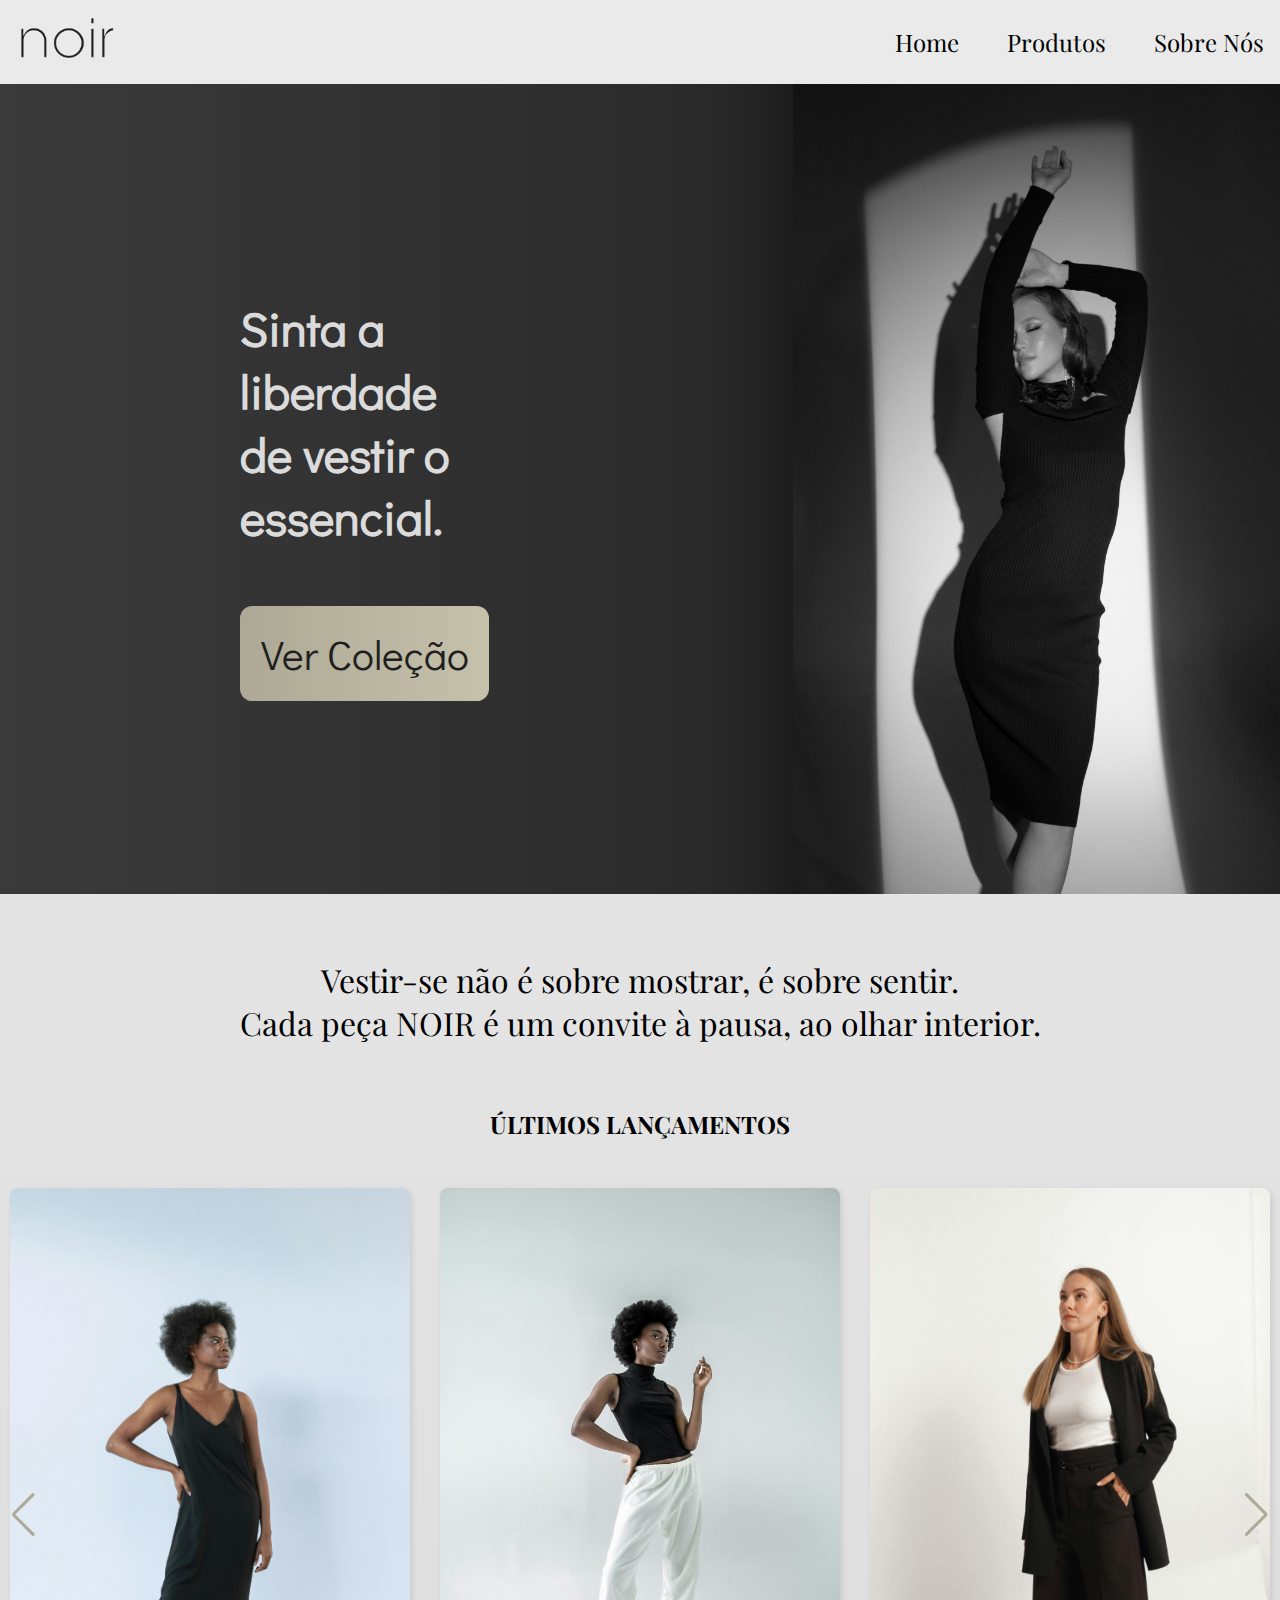
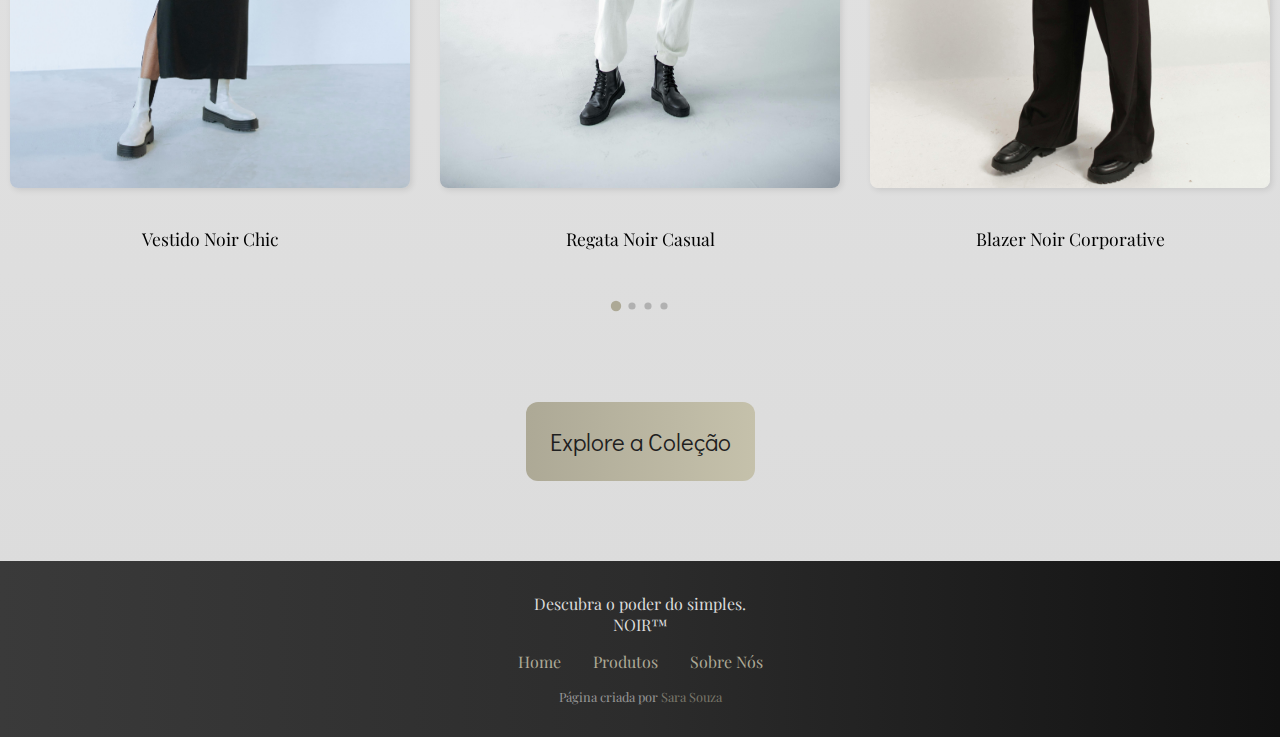
<file: landing-page/index.html>
<!DOCTYPE html>
<html lang="en">
<head>
    <meta charset="UTF-8">
    <meta name="viewport" content="width=device-width, initial-scale=1.0">
    <link rel="stylesheet" href="https://cdn.jsdelivr.net/npm/swiper@11/swiper-bundle.min.css"/>
    <link rel="stylesheet" href="styles/reset.css">
    <link rel="stylesheet" href="styles/styles.css">
    <title>NOIR - Minimalismo nunca sai da moda</title>
</head>
<body>
    <header>
        <nav id="header">
            <div id="container">
                <a href="#">
                    <img src="images/noir-logo.png" alt="Logo da loja escrita 'Noir'" width="100px">
                </a>
                <ul>
                    <li><a href="index.html">Home</a></li>
                    <li><a href="products.html">Produtos</a></li>
                    <li><a href="about_us.html">Sobre Nós</a></li>
                </ul>
            </div>
        </nav>
    </header>

    <main>
        <section id="hero-section">
            <div class="hero-content">
                <h1>Sinta a liberdade de vestir o essencial.
                </h1>
                <div class="hero-button">
                    <a href="produtos.html">Ver Coleção</a>
                </div>
            </div>
            <img src="images/hero-section.jpg" alt="Modelo vestindo um vestido midi preto">
        </section>

        <section id="manifest">
            <p>Vestir-se não é sobre mostrar, é sobre sentir.
                <br>
                Cada peça NOIR é um convite à pausa, ao olhar interior.
            </p>
        </section>

        <section class="swiper">
            <div class="carousel-title">
                <h2>Últimos Lançamentos</h2>
            </div>
            <div class="swiper-wrapper">
                <div class="swiper-slide">
                    <figure>
                        <img src="images/collection/vestido-noir-chic-preto.jpg" alt="Modelo com o vestido reto preto Noir Chic">
                        <figcaption>Vestido Noir Chic</figcaption>
                    </figure>
                </div>
                <div class="swiper-slide">
                    <figure>
                        <img src="images/collection/regata.jpg" alt="Modelo com a regata preta feminina Noir Casual">
                        <figcaption>Regata Noir Casual</figcaption>
                    </figure>
                </div>
                <div class="swiper-slide">
                    <figure>
                        <img src="images/collection/blazer-corporative.jpg" alt="Modelo com blazer feminino preto Noir Corporative">
                        <figcaption>Blazer Noir Corporative</figcaption>
                    </figure>
                </div>
                <div class="swiper-slide">
                    <figure>
                        <img src="images/collection/vestido-verde-noir-chic.jpg" alt="Modelo com vestido reto verde menta Noir Chic">
                        <figcaption>Vestido Verde Noir Chic</figcaption>
                    </figure>
                </div>
            </div>

            <div class="swiper-button-prev"></div>
            <div class="swiper-button-next"></div>
            <div class="swiper-pagination"></div>
        </section>

        <div id="collection">
            <a href="">Explore a Coleção</a>
        </div>
    </main>
    
    <footer>
        <div id="call-to-action">
            <p>Descubra o poder do simples.</p>
            <p>NOIR™</p>
        </div>
        <div id="container-footer">
            <ul>
                <li><a href="index.html">Home</a></li>
                <li><a href="products.html">Produtos</a></li>
                <li><a href="about_us.html">Sobre Nós</a></li>
            </ul>
        </div>
        <div id="creator">
            <p>Página criada por <a href="https://www.linkedin.com/in/souza-sara/" target="_blank">Sara Souza</a></p>
        </div>
    </footer>

    <script src="https://cdn.jsdelivr.net/npm/swiper@11/swiper-bundle.min.js"></script>
    <script src="script-carousel.js"></script>

</body>
</html>
</file>
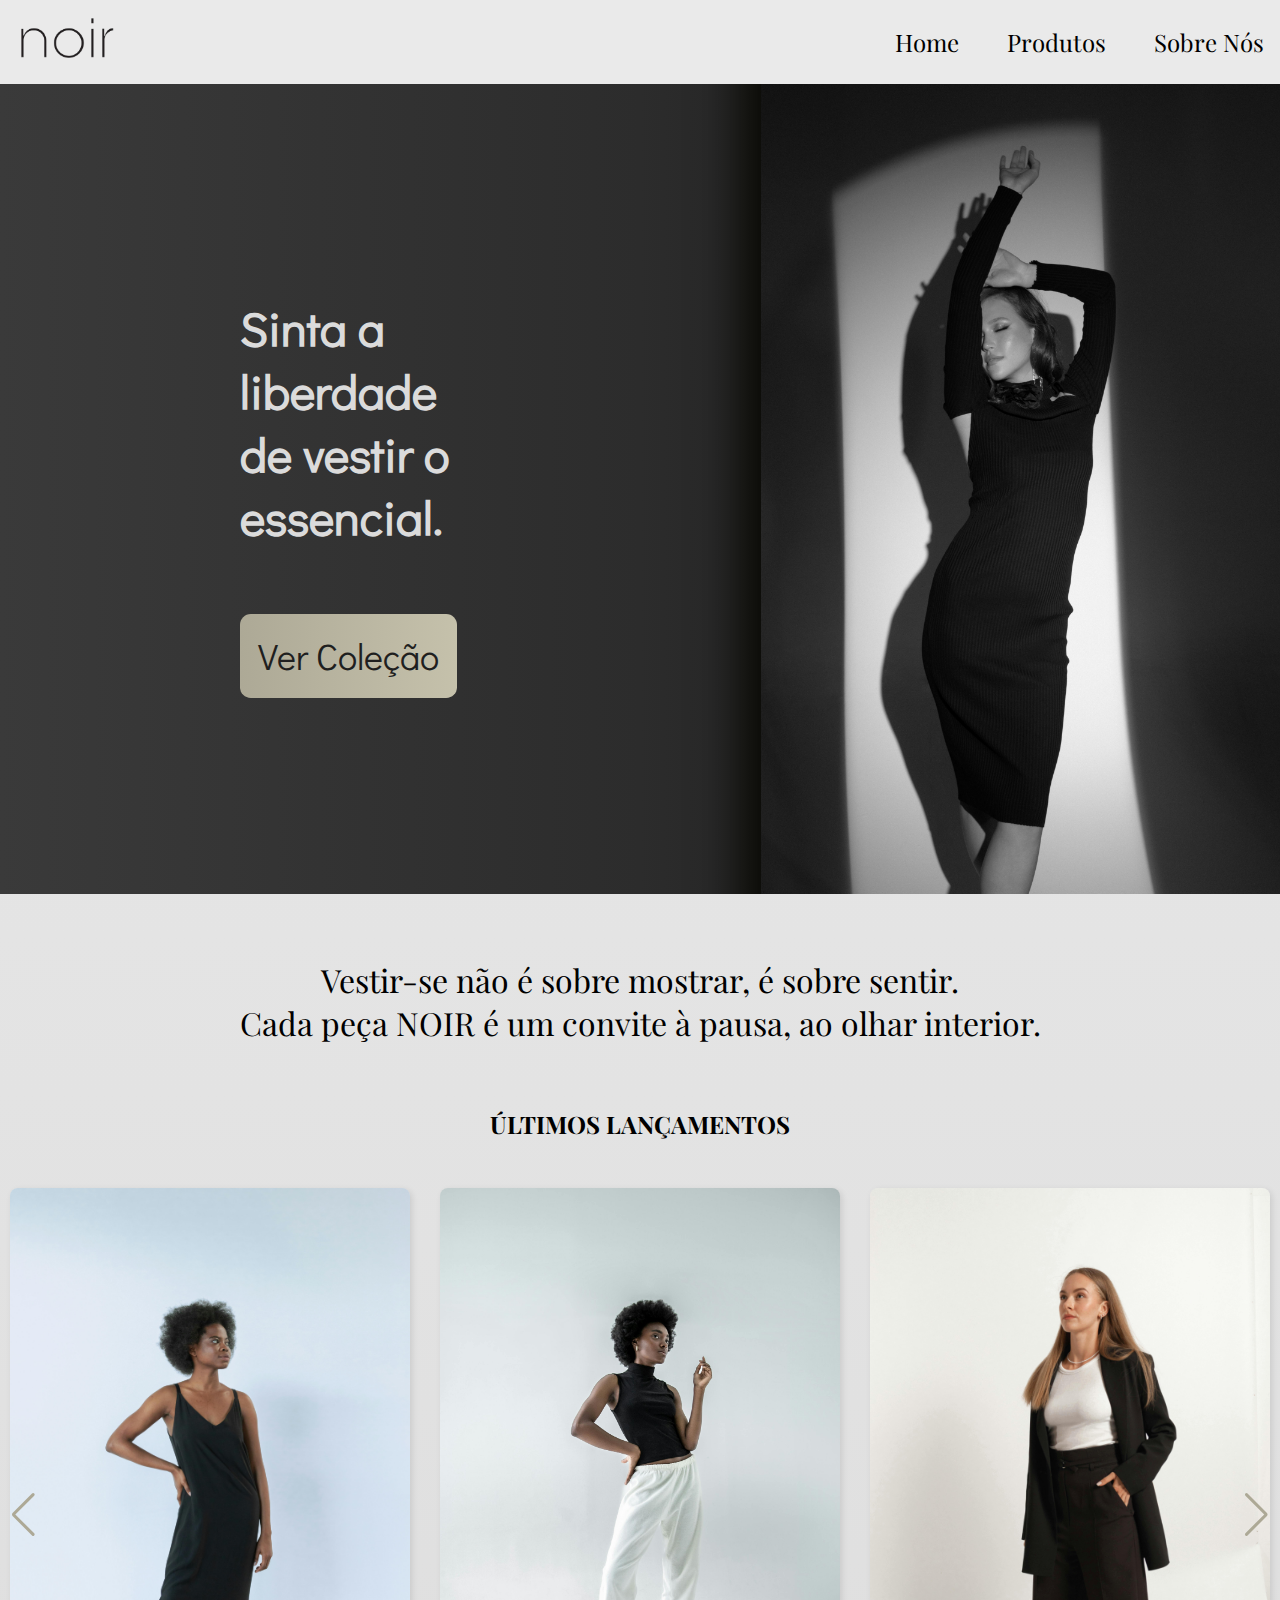
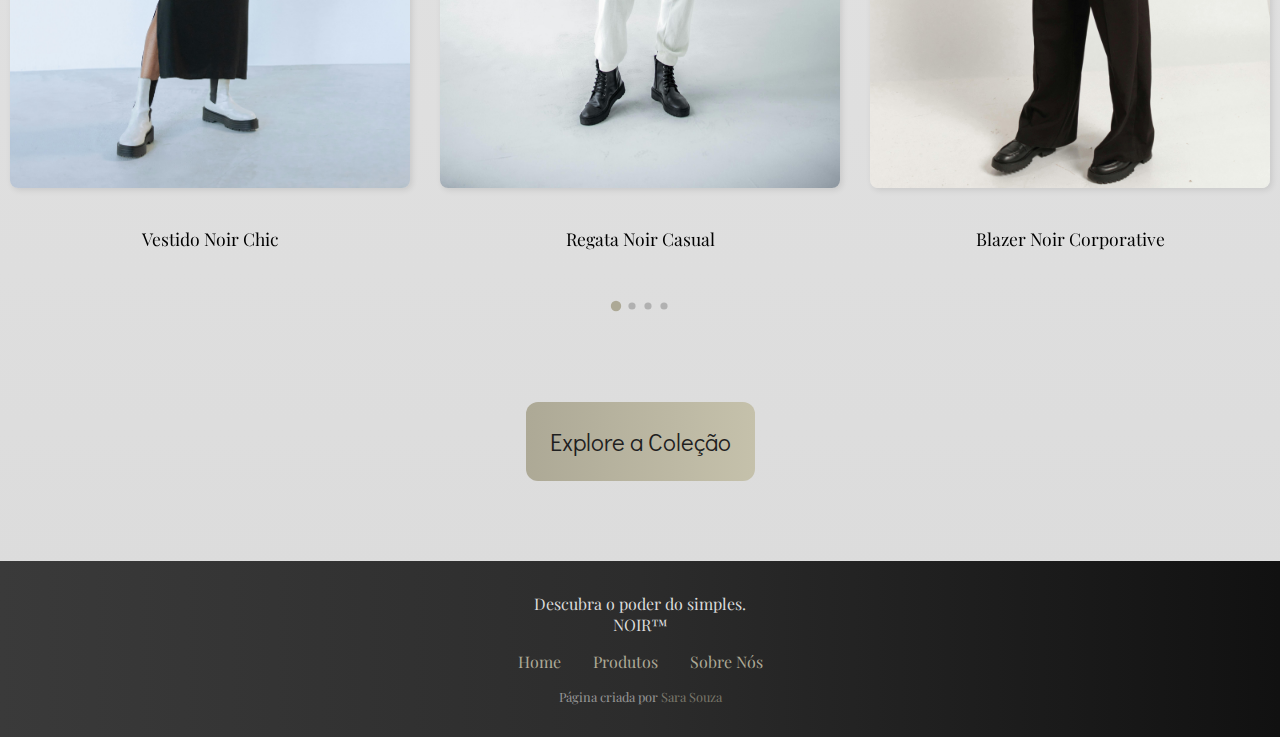
<file: noir/index.html>
<!DOCTYPE html>
<html lang="pt-br">
<head>
    <meta charset="UTF-8">
    <meta name="viewport" content="width=device-width, initial-scale=1.0">
    <link rel="stylesheet" href="https://cdn.jsdelivr.net/npm/swiper@11/swiper-bundle.min.css"/>
    <link rel="stylesheet" href="styles/reset.css">
    <link rel="stylesheet" href="styles/styles.css">
    <title>NOIR - Minimalismo nunca sai da moda</title>
</head>
<body>
    <header>
        <nav id="header">
            <div id="container">
                <a href="index.html">
                    <img src="images/noir-logo.png" alt="Logo da loja escrita 'Noir'" width="100px">
                </a>
                <ul>
                    <li><a href="index.html">Home</a></li>
                    <li><a href="products.html">Produtos</a></li>
                    <li><a href="about_us.html">Sobre Nós</a></li>
                </ul>
            </div>
        </nav>
    </header>

    <main>
        <section id="hero-section">
            <div class="hero-content">
                <h1>Sinta a <strong>liberdade</strong> de vestir o essencial.
                </h1>
                <div class="hero-button">
                    <a href="products.html">Ver Coleção</a>
                </div>
            </div>
            <img src="images/hero-section.jpg" alt="Modelo vestindo um vestido midi preto">
        </section>

        <section id="manifest">
            <p>Vestir-se não é sobre mostrar, é sobre sentir.
                <br>
                Cada peça NOIR é um convite à pausa, ao olhar interior.
            </p>
        </section>

        <section class="swiper">
            <div class="carousel-title">
                <h2>Últimos Lançamentos</h2>
            </div>
            <div class="swiper-wrapper">
                <div class="swiper-slide">
                    <figure>
                        <img src="images/collection/vestido-noir-chic-preto.jpg" alt="Modelo com o vestido reto preto Noir Chic">
                        <figcaption>Vestido Noir Chic</figcaption>
                    </figure>
                </div>
                <div class="swiper-slide">
                    <figure>
                        <img src="images/collection/regata.jpg" alt="Modelo com a regata preta feminina Noir Casual">
                        <figcaption>Regata Noir Casual</figcaption>
                    </figure>
                </div>
                <div class="swiper-slide">
                    <figure>
                        <img src="images/collection/blazer-corporative.jpg" alt="Modelo com blazer feminino preto Noir Corporative">
                        <figcaption>Blazer Noir Corporative</figcaption>
                    </figure>
                </div>
                <div class="swiper-slide">
                    <figure>
                        <img src="images/collection/vestido-verde-noir-chic.jpg" alt="Modelo com vestido reto verde menta Noir Chic">
                        <figcaption>Vestido Verde Noir Chic</figcaption>
                    </figure>
                </div>
            </div>

            <div class="swiper-button-prev"></div>
            <div class="swiper-button-next"></div>
            <div class="swiper-pagination"></div>
        </section>

        <div id="collection">
            <a href="products.html">Explore a Coleção</a>
        </div>
    </main>
    
    <footer>
        <div id="call-to-action">
            <p>Descubra o poder do simples.</p>
            <p>NOIR™</p>
        </div>
        <div id="container-footer">
            <ul>
                <li><a href="index.html">Home</a></li>
                <li><a href="products.html">Produtos</a></li>
                <li><a href="about_us.html">Sobre Nós</a></li>
            </ul>
        </div>
        <div id="creator">
            <p>Página criada por <a href="https://www.linkedin.com/in/souza-sara/" target="_blank">Sara Souza</a></p>
        </div>
    </footer>

    <script src="https://cdn.jsdelivr.net/npm/swiper@11/swiper-bundle.min.js"></script>
    <script src="script-carousel.js"></script>

</body>
</html>
</file>
<file: landing-page/styles/styles.css>
@import url('shared/header.css');
@import url('shared/footer.css');
@import url('shared/carousel.css');
@import url('principal/hero-section.css');
@import url('principal/manifest.css');
@import url('about-us/about-us.css');
@import url('about-us/about-us-values.css');
@import url('products/collection.css');
@import url('https://fonts.googleapis.com/css2?family=Didact+Gothic&family=Playfair+Display:ital,wght@0,400..900;1,400..900&display=swap');

:root {
    --cor-de-fundo: linear-gradient(to bottom, #EAEAEA, #DBDBDB);
    --cor-header: #EAEAEA;
    --fonte-body: 'Playfair Display', serif;
    --fonte-title: 'Didact Gothic', serif;
    --cor-button: linear-gradient(to right, #ADA996, #c5c1ab);
    --cor-hero-section: linear-gradient(to left,#111, #2c2c2c, #3a3a3a);
    --cor-about-us: linear-gradient(to right, #2c2c2c, #000, #000);
}

body {
    background-image: var(--cor-de-fundo);
    font-family: var(--fonte-body);
}

#collection {
    font-family: var(--fonte-title);
    display: flex;
    justify-content: center;
    align-items: center;
    padding: 5em;
}

#collection a {
    font-size: 1.5em;
    color: #1f1f1f;
    text-decoration: none;
    background-image: var(--cor-button);
    padding: 1em;
    border-radius: 0.5em;
}
</file>
<file: noir/styles/styles.css>
@import url('shared/header.css');
@import url('shared/footer.css');
@import url('shared/carousel.css');
@import url('principal/hero-section.css');
@import url('principal/manifest.css');
@import url('about-us/about-us.css');
@import url('about-us/about-us-values.css');
@import url('products/collection.css');
@import url('https://fonts.googleapis.com/css2?family=Didact+Gothic&family=Playfair+Display:ital,wght@0,400..900;1,400..900&display=swap');

:root {
    --cor-de-fundo: linear-gradient(to bottom, #EAEAEA, #DBDBDB);
    --cor-header: #EAEAEA;
    --fonte-body: 'Playfair Display', serif;
    --fonte-title: 'Didact Gothic', serif;
    --cor-button: linear-gradient(to right, #ADA996, #c5c1ab);
    --cor-hero-section: linear-gradient(to left,#111, #2c2c2c, #3a3a3a);
    --cor-about-us: linear-gradient(to right, #2c2c2c, #000, #000);
}

body {
    background-image: var(--cor-de-fundo);
    font-family: var(--fonte-body);
}

#collection {
    font-family: var(--fonte-title);
    display: flex;
    justify-content: center;
    align-items: center;
    padding: 5em;
}

#collection a {
    font-size: 1.5em;
    color: #1f1f1f;
    text-decoration: none;
    background-image: var(--cor-button);
    padding: 1em;
    border-radius: 0.5em;
}
</file>
